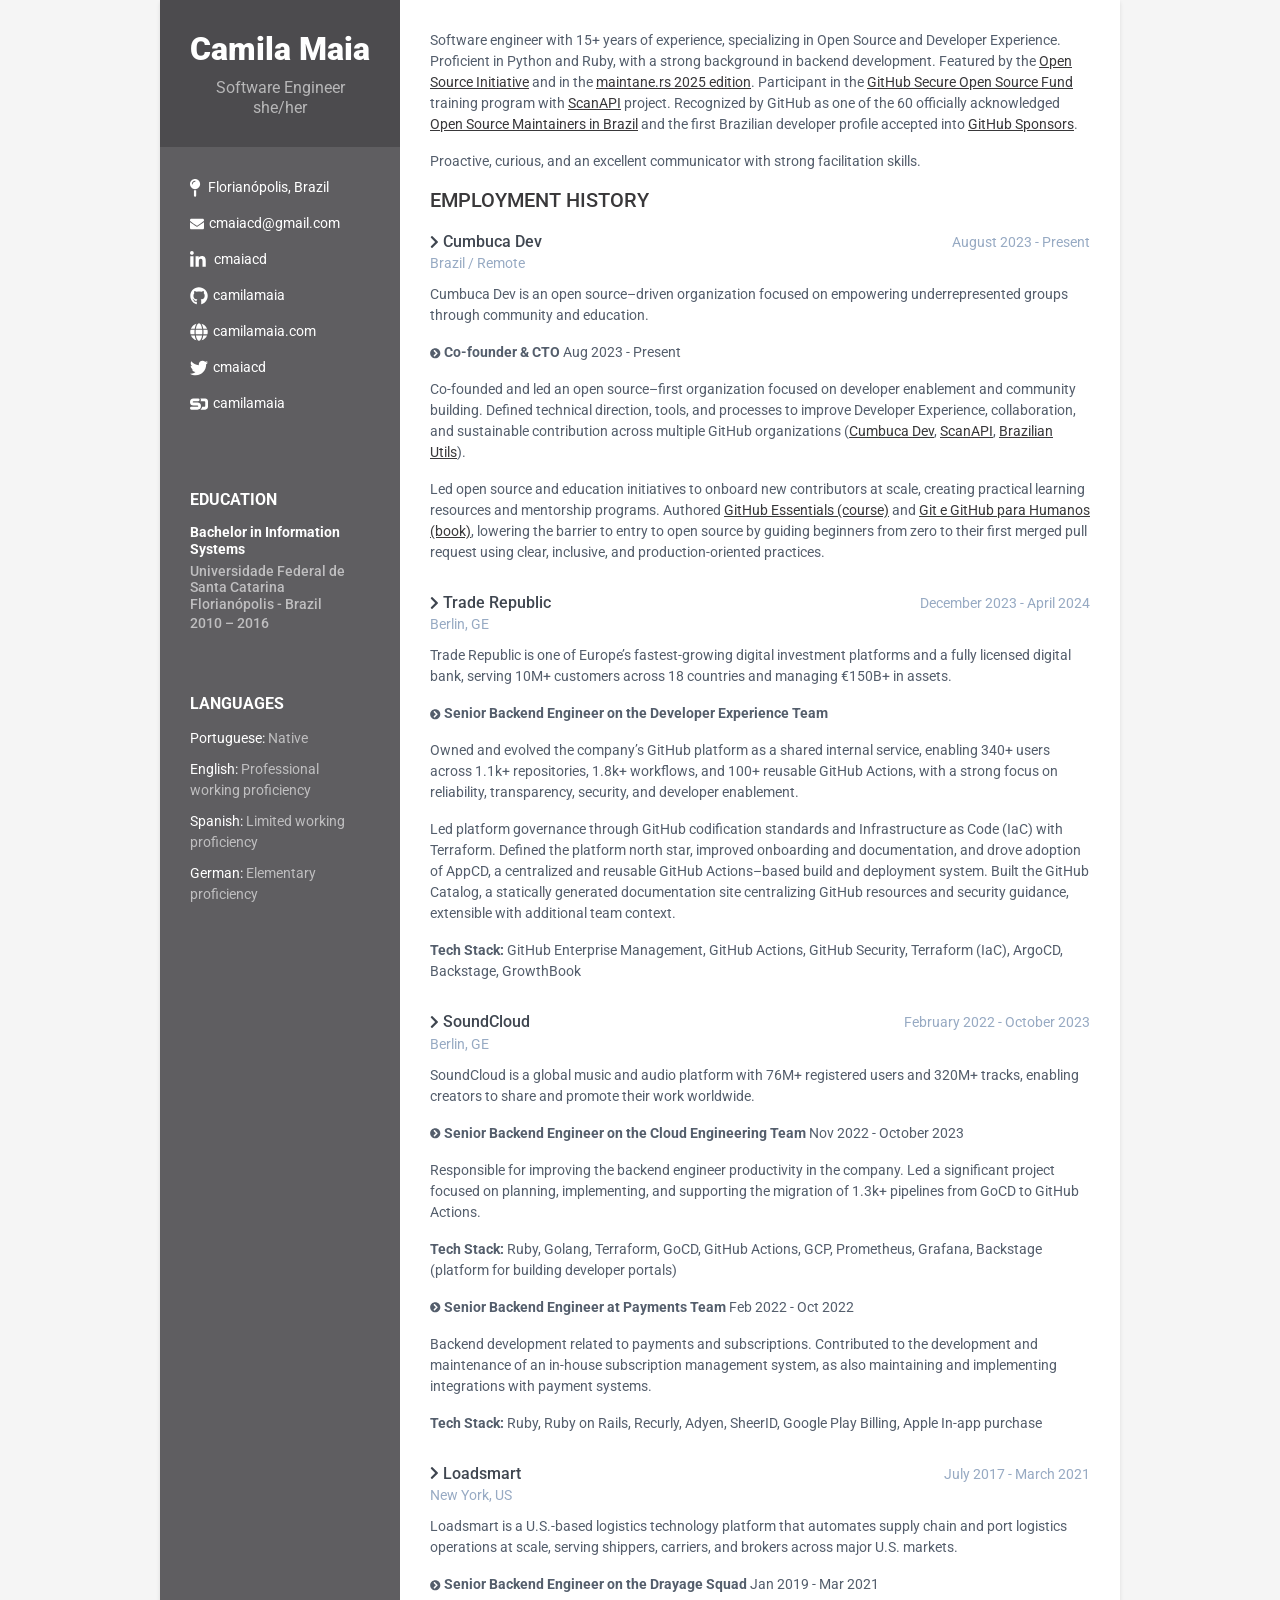
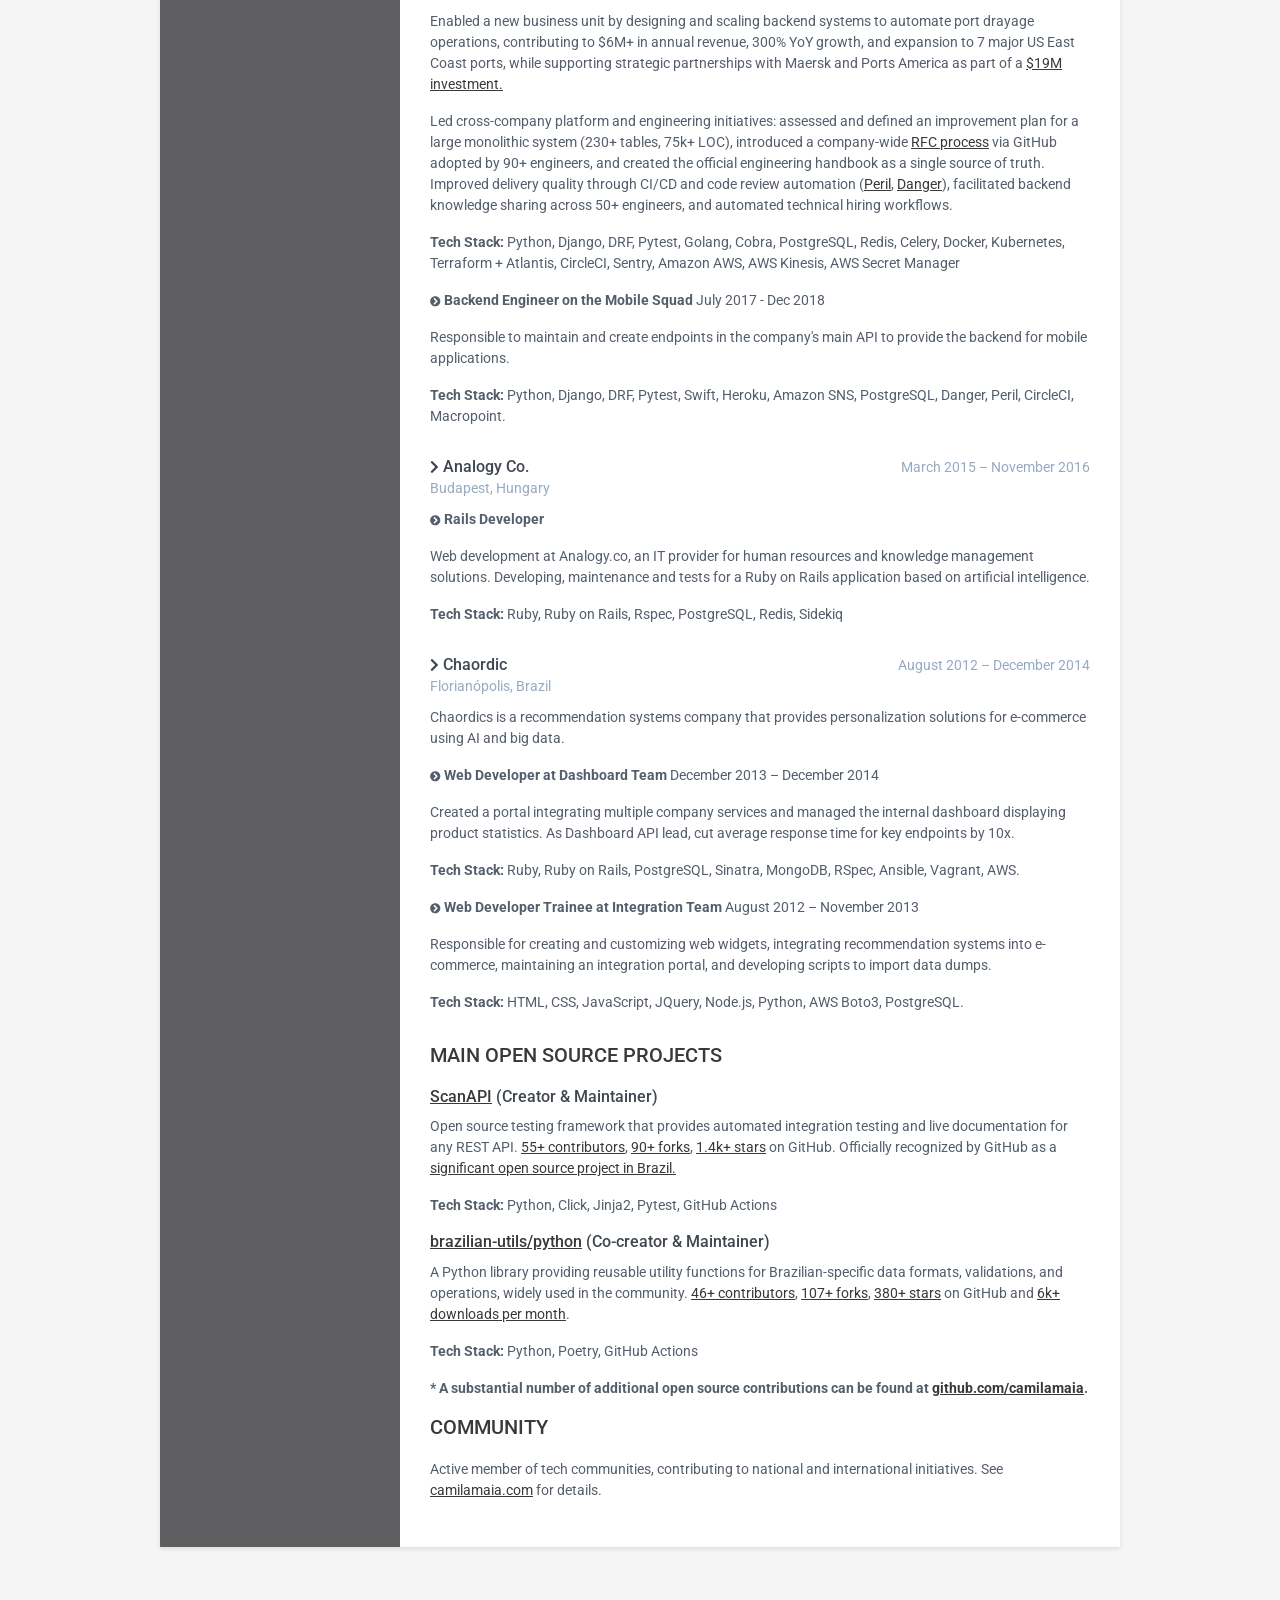
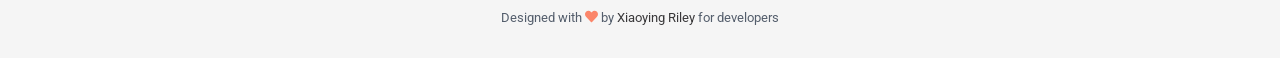
<file: index.html>
<!DOCTYPE html>
<html lang="en">
  <head>
    <title>Camila Maia - Resume/CV</title>

    <!-- Meta -->
    <meta charset="utf-8" />
    <meta http-equiv="X-UA-Compatible" content="IE=edge" />
    <meta name="viewport" content="width=device-width, initial-scale=1.0" />
    <meta
      name="description"
      content="Responsive HTML5 Resume/CV Template for Developers"
    />
    <meta name="author" content="Xiaoying Riley at 3rd Wave Media" />
    <link rel="shortcut icon" href="favicon.ico" />
    <!-- Google Font -->
    <link href='https://fonts.googleapis.com/css?family=Roboto:400,500,400italic,300italic,300,500italic,700,700italic,900,900italic' rel='stylesheet' type='text/css'>
    <!-- FontAwesome JS-->
	<script defer src="assets/fontawesome/js/all.min.js"></script>
    <!-- Global CSS -->
    <link
      rel="stylesheet"
      href="assets/plugins/bootstrap/css/bootstrap.min.css"
    />
    <!-- Theme CSS -->
    <link id="theme-style" rel="stylesheet" href="assets/css/custom-2.css" />

    <script src="https://cdn.jsdelivr.net/npm/@popperjs/core@2.9.2/dist/umd/popper.min.js" integrity="sha384-IQsoLXl5PILFhosVNubq5LC7Qb9DXgDA9i+tQ8Zj3iwWAwPtgFTxbJ8NT4GN1R8p" crossorigin="anonymous"></script>
    <script src="https://cdn.jsdelivr.net/npm/bootstrap@5.0.2/dist/js/bootstrap.min.js" integrity="sha384-cVKIPhGWiC2Al4u+LWgxfKTRIcfu0JTxR+EQDz/bgldoEyl4H0zUF0QKbrJ0EcQF" crossorigin="anonymous"></script>
  </head>

  <body>
    <div class="wrapper">
      <div class="sidebar-wrapper">
        <div class="profile-container">
          <h1 class="name">Camila Maia</h1>
          <h3 class="tagline">Software Engineer</h3>
          <h3 class="tagline">she/her</h3>
        </div>
        <!--//profile-container-->

        <div class="contact-container container-block">
          <ul class="list-unstyled contact-list">
            <li class="city">
              <i class="fas fa-map-pin"></i>
              Florianópolis, Brazil
            </li>
            <li class="email">
              <i class="fas fa-envelope"></i
              ><a href="mailto: cmaiacd@gmail.com">cmaiacd@gmail.com</a>
            </li>
            <li class="linkedin">
              <i class="fab fa-linkedin-in"></i
              >
              <a href="https://www.linkedin.com/in/cmaiacd" target="_blank">cmaiacd</a>
            </li>
            <li class="github">
              <i class="fab fa-github"></i
              ><a href="https://www.github.com/camilamaia" target="_blank"
                >camilamaia</a
              >
            </li>
            <li class="website">
              <i class="fas fa-globe"></i
              ><a href="https://camilamaia.com" target="_blank">camilamaia.com</a>
            </li>
            <li class="twitter">
              <i class="fab fa-twitter"></i
              ><a href="https://twitter.com/cmaiacd" target="_blank">cmaiacd</a>
            </li>
            <li class="speaker-deck">
              <i class="fab fa-speaker-deck"></i
              ><a href="https://speakerdeck.com/camilamaia" target="_blank"
                >camilamaia</a
              >
            </li>
          </ul>
        </div>
        <!--//contact-container-->

        <div class="education-container container-block">
          <h2 class="container-block-title">Education</h2>
          <div class="item">
            <h4 class="degree">Bachelor in Information Systems</h4>
            <h5 class="meta">Universidade Federal de Santa Catarina</h5>
            <h5 class="meta">Florianópolis - Brazil</h5>
            <div class="time">2010 – 2016</div>
          </div>
          <!--//item-->
        </div>
        <!--//education-container-->

        <div class="languages-container container-block">
          <h2 class="container-block-title">Languages</h2>
          <ul class="list-unstyled interests-list">
            <li>Portuguese: <span class="lang-desc">Native</span></li>
            <li>English: <span class="lang-desc">Professional working proficiency</span></li>
            <li>Spanish: <span class="lang-desc">Limited working proficiency</span></li>
            <li>German: <span class="lang-desc">Elementary proficiency</span></li>
          </ul>
        </div>
        <!--//languages-container-->
      </div>
      <!--//sidebar-wrapper-->

      <div class="main-wrapper">
        <section class="section summary-section">
          <div class="summary">
            <p>
              Software engineer with 15+ years of experience, specializing in Open Source and Developer Experience. Proficient in Python and Ruby, with a strong background in backend development.
              Featured by the <a href="https://opensource.org/maintainers" target="_blank">Open Source Initiative</a> and in the <a href="https://maintaine.rs" target="_blank">maintane.rs 2025 edition</a>. Participant in the <a href="https://github.blog/open-source/maintainers/securing-the-supply-chain-at-scale-starting-with-71-important-open-source-projects/" target="_blank">GitHub Secure Open Source Fund</a> training program with <a href="https://scanapi.dev">ScanAPI</a> project. Recognized by GitHub as one of the 60 officially acknowledged <a href="https://githubbrasil.com/en/open-source/maintainers.html" target="_blank">Open Source Maintainers in Brazil</a> and the first Brazilian developer profile accepted into <a href="https://github.com/sponsors/camilamaia" target="_blank">GitHub Sponsors</a>.
            </p>
            <p>Proactive, curious, and an excellent communicator with strong facilitation skills.</p>
          </div>
          <!--//summary-->
        </section>
        <!--//summary-section-->

        <section class="section experiences-section">
          <h2 class="section-title">
            Employment History
          </h2>

          <div class="item">
            <div class="meta">
              <div class="upper-row">
                <div data-bs-toggle="collapse" href="#cumbucaDetails">
                  <h3 class="job-title">
                    <i class="fas fa-chevron-right fa-sm"></i>
                    Cumbuca Dev
                  </h3>
                  <div class="time">August 2023 - Present</div>
                </div>
              </div>
              <div class="company">Brazil / Remote</div>
            </div>
            <!--//meta-->

            <div class="details collapse show" id="cumbucaDetails">
              <div class="about-company">
                <p>
                  Cumbuca Dev is an open source–driven organization focused on empowering underrepresented groups through community and education.
                </p>
              </div>

              <div class="role">
                <p data-bs-toggle="collapse" href="#cumbucaCTO">
                  <i class="fas fa-chevron-circle-right fa-xs"></i>
                  <strong>Co-founder & CTO</strong>
                  Aug 2023 - Present
                </p>
                <div class="collapse show" id="cumbucaCTO">
                  <p>
                    Co-founded and led an open source–first organization focused on developer enablement and community building. Defined technical direction, tools, and processes to improve Developer Experience, collaboration, and sustainable contribution across multiple GitHub organizations (<a href="http://github.com/cumbucadev" target="_blank">Cumbuca Dev</a>, <a href="http://github.com/scanapi" target="_blank">ScanAPI</a>,
                    <a href="http://github.com/brazilian-utils/" target="_blank">Brazilian Utils</a>).
                  </p>
                  <p>
                    Led open source and education initiatives to onboard new contributors at scale, creating practical learning resources and mentorship programs. Authored <a href="https://linuxtips.io/treinamentos-essentials/" target="_blank">GitHub Essentials (course)</a> and <a href="https://git-e-github.para-humanos.cumbuca.dev" target="_blank">Git e GitHub para Humanos (book)</a>, lowering the barrier to entry to open source by guiding beginners from zero to their first merged pull request using clear, inclusive, and production-oriented practices.
                  </p>
                </div>
              </div>
              <!--//role-cumbucaCTO-->
            </div>
            <!--//cumbuca-details-->
          </div>
          <!--//cumbuca-item-->


          <div class="item">
            <div class="meta">
              <div class="upper-row">
                <div data-bs-toggle="collapse" href="#trDetails">
                  <h3 class="job-title">
                    <i class="fas fa-chevron-right fa-sm"></i>
                    Trade Republic
                  </h3>
                  <div class="time">December 2023 - April 2024</div>
                </div>
              </div>
              <div class="company">Berlin, GE</div>
            </div>
            <!--//meta-->

            <div class="details collapse show" id="trDetails">
              <div class="about-company">
                <p>
                  Trade Republic is one of Europe’s fastest-growing digital investment platforms and a fully licensed digital bank, serving 10M+ customers across 18 countries and managing €150B+ in assets.
                </p>
              </div>

              <div class="role">
                <p data-bs-toggle="collapse" href="#trDX">
                  <i class="fas fa-chevron-circle-right fa-xs"></i>
                  <strong> Senior Backend Engineer on the Developer Experience Team </strong>
                </p>
                <div class="collapse show" id="trDX">
                  <p>
                    Owned and evolved the company’s GitHub platform as a shared internal service, enabling 340+ users across 1.1k+ repositories, 1.8k+ workflows, and 100+ reusable GitHub Actions, with a strong focus on reliability, transparency, security, and developer enablement.
                  </p>
                  <p>
                    Led platform governance through GitHub codification standards and Infrastructure as Code (IaC) with Terraform. Defined the platform north star, improved onboarding and documentation, and drove adoption of AppCD, a centralized and reusable GitHub Actions–based build and deployment system. Built the GitHub Catalog, a statically generated documentation site centralizing GitHub resources and security guidance, extensible with additional team context.
                  </p>
                  <p>
                    <strong>Tech Stack:</strong> GitHub Enterprise Management, GitHub Actions, GitHub Security, Terraform (IaC), ArgoCD, Backstage, GrowthBook
                  </p>
                </div>
              </div>
              <!--//role-tr-->
            </div>
            <!--//tr-details-->
          </div>
          <!--//tr-item-->

          <div class="item">
            <div class="meta">
              <div class="upper-row">
                <div data-bs-toggle="collapse" href="#scDetails">
                  <h3 class="job-title">
                    <i class="fas fa-chevron-right fa-sm"></i>
                    SoundCloud
                  </h3>
                  <div class="time">February 2022 - October 2023</div>
                </div>
              </div>
              <div class="company">Berlin, GE</div>
            </div>
            <!--//meta-->

            <div class="details collapse show" id="scDetails">
              <div class="about-company">
                <p>
                  SoundCloud is a global music and audio platform with 76M+ registered users and 320M+ tracks, enabling creators to share and promote their work worldwide.
                </p>
              </div>

              <div class="role">
                <p data-bs-toggle="collapse" href="#scCloudEng">
                  <i class="fas fa-chevron-circle-right fa-xs"></i>
                  <strong> Senior Backend Engineer on the Cloud Engineering Team </strong>
                  Nov 2022 - October 2023
                </p>
                <div class="collapse show" id="scCloudEng">
                  <p>
                    Responsible for improving the backend engineer productivity
                    in the company. Led a significant project focused on planning,
                    implementing, and supporting the migration of 1.3k+ pipelines
                    from GoCD to GitHub Actions.
                  </p>
                  <p>
                    <strong>Tech Stack:</strong> Ruby, Golang, Terraform, GoCD,
                    GitHub Actions, GCP, Prometheus, Grafana, Backstage
                    (platform for building developer portals)
                  </p>
                </div>
              </div>
              <!--//role-sc-cloudeng-->

              <div class="role">
                <p data-bs-toggle="collapse" href="#scPayments">
                  <i class="fas fa-chevron-circle-right fa-xs"></i>
                  <strong> Senior Backend Engineer at Payments Team </strong>
                  Feb 2022 - Oct 2022
                </p>

                <div class="collapse show" id="scPayments">
                  <p>
                  Backend development related to payments and subscriptions.
                  Contributed to the development and maintenance of an in-house
                  subscription management system, as also maintaining and implementing
                  integrations with payment systems.
                  </p>

                  <p>
                    <strong>Tech Stack:</strong> Ruby, Ruby on Rails,
                    Recurly, Adyen, SheerID, Google Play Billing,
                    Apple In-app purchase
                  </p>
                </div>

              </div>
              <!--//role-sc-payments-->

            </div>
            <!--//sc-details-->
          </div>
          <!--//sc-item-->

          <!--//loadsmart-item-->
          <div class="item">
            <div class="meta">
              <div class="upper-row">
                <div data-bs-toggle="collapse" href="#loadsmartDetails">
                  <h3 class="job-title">
                    <i class="fas fa-chevron-right fa-sm"></i>
                    Loadsmart
                  </h3>
                  <div class="time">July 2017 - March 2021</div>
                </div>
              </div>
              <div class="company">New York, US</div>
            </div>
            <!--//meta-->

            <div class="details collapse show" id="loadsmartDetails">
              <div class="about-company">
                <p>
                  Loadsmart is a U.S.-based logistics technology platform that automates supply chain and port logistics operations at scale, serving shippers, carriers, and brokers across major U.S. markets.
                </p>
              </div>

              <div class="role">
                <p data-bs-toggle="collapse" href="#loadsmartDrayage">
                  <i class="fas fa-chevron-circle-right fa-xs"></i>
                  <strong> Senior Backend Engineer on the Drayage Squad </strong>
                  Jan 2019 - Mar 2021
                </p>
                <div class="collapse show" id="loadsmartDrayage">
                  <p>
                    Enabled a new business unit by designing and scaling backend systems to automate port drayage operations, contributing to $6M+ in annual revenue, 300% YoY growth, and expansion to 7 major US East Coast ports, while supporting strategic partnerships with Maersk and Ports America as part of a <a href="https://www.freightwaves.com/news/loadsmart-loads-up-with-19-million-funding-for-drayage-app">
                    $19M investment.</a>
                  </p>
                  <p>
                    Led cross-company platform and engineering initiatives: assessed and defined an improvement plan for a large monolithic system (230+ tables, 75k+ LOC), introduced a company-wide <a href="https://philcalcado.com/2018/11/19/a_structured_rfc_process.html"> RFC process</a> via GitHub adopted by 90+ engineers, and created the official engineering handbook as a single source of truth. Improved delivery quality through CI/CD and code review automation (<a href="https://github.com/danger/peril">Peril</a>, <a href="https://danger.systems/ruby/">Danger</a>), facilitated backend knowledge sharing across 50+ engineers, and automated technical hiring workflows.
                  </p>
                  <p>
                    <strong>Tech Stack:</strong> Python, Django, DRF, Pytest, Golang, Cobra,
                    PostgreSQL, Redis, Celery, Docker, Kubernetes, Terraform + Atlantis,
                    CircleCI, Sentry, Amazon AWS, AWS Kinesis, AWS Secret Manager
                  </p>
                </div>
              </div>
              <!--//role-loadsmart-drayage-->

              <div class="role">
                <p data-bs-toggle="collapse" href="#loadsmartMobile">
                  <i class="fas fa-chevron-circle-right fa-xs"></i>
                  <strong> Backend Engineer on the Mobile Squad </strong>
                  July 2017 - Dec 2018
                </p>

                <div class="collapse show" id="loadsmartMobile">
                  <p>
                    Responsible to maintain and create endpoints in the
                    company's main API to provide the backend for mobile applications.
                  </p>

                  <p>
                    <strong>Tech Stack:</strong> Python, Django, DRF, Pytest, Swift,
                    Heroku, Amazon SNS, PostgreSQL, Danger, Peril, CircleCI, Macropoint.
                  </p>
                </div>

              </div>
              <!--//role-loadsmart-mobile-->

            </div>
            <!--//loadsmart-details-->
          </div>
          <!--//loadsmart-item-->

                  <div class="item">
            <div class="meta">
              <div class="upper-row">
                <div data-bs-toggle="collapse" href="#analogyDetails">
                  <h3 class="job-title">
                    <i class="fas fa-chevron-right fa-sm"></i>
                    Analogy Co.
                  </h3>
                  <div class="time">March 2015 – November 2016</div>
                </div>
              </div>
              <!--//upper-row-->
              <div class="company">Budapest, Hungary</div>
            </div>
            <!--//meta-->

            <div class="details collapse show" id="analogyDetails">
              <div class="role">
                <p data-bs-toggle="collapse" href="#analogyRailsDeveloper">
                  <i class="fas fa-chevron-circle-right fa-xs"></i>
                  <strong> Rails Developer </strong>
                </p>

                <div class="collapse show" id="analogyRailsDeveloper">
                  <p>
                    Web development at Analogy.co, an IT provider for human
                    resources and knowledge management solutions. Developing,
                    maintenance and tests for a Ruby on Rails application based on
                    artificial intelligence.
                  </p>

                  <p>
                    <strong>Tech Stack:</strong> Ruby, Ruby on Rails, Rspec, PostgreSQL,
                    Redis, Sidekiq
                  </p>
                </div>
              </div>

            </div>
            <!--//details-->
          </div>
          <!--//analogy-item-->

          <div class="item">
            <div class="meta">
              <div class="upper-row">
                <div data-bs-toggle="collapse" href="#chaordicDetails">
                  <h3 class="job-title">
                    <i class="fas fa-chevron-right fa-sm"></i>
                    Chaordic
                  </h3>
                  <div class="time">August 2012 – December 2014</div>
                </div>
              </div>
              <!--//upper-row-->
              <div class="company">Florianópolis, Brazil</div>
            </div>
            <!--//meta-->

            <div class="details collapse show" id="chaordicDetails">
              <div class="about-company">
                <p>
                  Chaordics is a recommendation systems company that provides personalization
                  solutions for e-commerce using AI and big data.
                </p>
              </div>

              <div class="role">
                <p data-bs-toggle="collapse" href="#chaordicCLT">
                  <i class="fas fa-chevron-circle-right fa-xs"></i>
                  <strong> Web Developer at Dashboard Team </strong>
                  December 2013 – December 2014
                </p>

                <div class="collapse show" id="chaordicCLT">
                  <p>
                    Created a portal integrating multiple company services and managed the internal dashboard displaying product statistics. As Dashboard API lead, cut average response time for key endpoints by 10x.
                  <p>
                    <strong>Tech Stack:</strong> Ruby, Ruby on Rails, PostgreSQL, Sinatra, MongoDB,
                    RSpec, Ansible, Vagrant, AWS.
                  </p>
                </div>
              </div>


              <div class="role">
                <p data-bs-toggle="collapse" href="#chaordicInternIntegration">
                  <i class="fas fa-chevron-circle-right fa-xs"></i>
                  <strong> Web Developer Trainee at Integration Team </strong>
                  August 2012 – November 2013
                </p>

                <div class="collapse show" id="chaordicInternIntegration">
                  <p>
                    Responsible for creating and customizing web widgets, integrating recommendation systems into e-commerce, maintaining an integration portal, and developing scripts to import data dumps.
                  </p>

                  <p>
                    <strong> Tech Stack: </strong> HTML, CSS, JavaScript, JQuery, Node.js, Python,
                    AWS Boto3, PostgreSQL.
                  </p>
                </div>
              </div>
            </div>
            <!--//details-->
          </div>
          <!--//chaordic-item-->

        </section>
        <!--//experiences-section-->

        <section class="section oss-section">
          <h2 class="section-title">
            Main Open Source Projects
          </h2>

          <div class="item">
            <div class="meta">
              <div>
                <h3 class="job-title">
                  <a href="https://scanapi.dev">ScanAPI</a> (Creator & Maintainer)
                </h3>
              </div>
              <div class="company"></div>
            </div>
            <!--//meta-->

            <div class="details">
              <div class="about-company">
                <p>
                  Open source testing framework that provides automated
                  integration testing and live documentation for any REST API.

                  <a href="https://github.com/scanapi/scanapi/graphs/contributors" target="_blank">
                    55+ contributors</a>,
                  <a href="https://github.com/scanapi/scanapi/forks" target="_blank">
                    90+ forks</a>,
                  <a href="https://github.com/scanapi/scanapi/stargazers" target="_blank">
                    1.4k+ stars</a>
                  on GitHub.

                  Officially recognized by GitHub as a
                  <a href="https://githubbrasil.com/en/open-source/projects" target="_blank">
                    significant open source project in Brazil.
                  </a>
                </p>
              </div>
              <p>
                <strong>Tech Stack:</strong> Python, Click, Jinja2, Pytest, GitHub Actions
              </p>
            </div>
            <!--//scanapi-details-->
          </div>
          <!--//scanapi-item-->

          <div class="item">
            <div class="meta">
              <div class="upper-row">
                <h3 class="job-title">
                  <a href="https://github.com/brazilian-utils/python" target="_blank">brazilian-utils/python</a> (Co-creator & Maintainer)
                </h3>
              </div>
              <div class="company"></div>
            </div>
            <!--//meta-->

            <div class="details collapse show" id="brazilianUtilsDetails">
              <div class="about-company">
                <p>
                  A Python library providing reusable utility functions for Brazilian-specific data formats, validations, and operations, widely used in the community.

                  <a href="https://github.com/brazilian-utils/python/graphs/contributors" target="_blank">
                    46+ contributors</a>,
                  <a href="https://github.com/brazilian-utils/python/forks" target="_blank">
                    107+ forks</a>,
                  <a href="https://github.com/brazilian-utils/python/stargazers" target="_blank">
                    380+ stars</a> on GitHub and

                  <a href="https://pypistats.org/packages/brutils" target="_blank">
                  6k+ downloads per month</a>.
                </p>
              </div>
              <p>
                <strong>Tech Stack:</strong> Python, Poetry, GitHub Actions
              </p>
            </div>
          </div>

          <p>
            <strong>
              * A substantial number of additional open source contributions can be found at <a href="https://github.com/camilamaia" target="_blank">github.com/camilamaia</a>.
            </strong>
          </p>

        </section>
        <!--//oss-section-->

        <section class="section community-section">
          <h2 class="section-title">
            Community
          </h2>

          <p>
            Active member of tech communities, contributing to national and international initiatives. See <a href="https://www.camilamaia.com/" target="_blank">camilamaia.com<a> for details.
          </p>
        </section>
        <!--//community-section-->
      </div>
      <!--//main-body-->
    </div>

    <footer class="footer">
      <div class="text-center">
        <!--/* This template is released under the Creative Commons Attribution 3.0 License. Please keep the attribution link below when using for your own project. Thank you for your support. :) If you'd like to use the template without the attribution, you can check out other commercial license options via our website: themes.3rdwavemedia.com */-->
        <small class="copyright"
          >Designed with <i class="fas fa-heart"></i> by
          <a href="http://themes.3rdwavemedia.com" target="_blank"
            >Xiaoying Riley</a
          >
          for developers</small
        >
      </div>
      <!--//container-->
    </footer>
    <!--//footer-->
  </body>
</html>
</file>
<file: assets/css/custom-2.css>
body {
  font-family: 'Roboto', sans-serif;
  color: #545E6C;
  background: #f5f5f5;
  font-size: 14px;
  -webkit-font-smoothing: antialiased;
  -moz-osx-font-smoothing: grayscale; }

h1, h2, h3, h4, h5, h6 {
  font-weight: 700; }

a {
  color: #39383a;
  text-decoration: none; }

  a:hover {
    text-decoration: underline;
    color: #131313;
    -webkit-transition: all 0.4s ease-in-out;
    -moz-transition: all 0.4s ease-in-out;
    -ms-transition: all 0.4s ease-in-out;
    -o-transition: all 0.4s ease-in-out; }
  a:focus {
    text-decoration: none; }

p {
  line-height: 1.5; }

.wrapper {
  background: #5f5e61;
  max-width: 960px;
  margin: 0 auto;
  position: relative;
  -webkit-box-shadow: 0px 2px 4px rgba(0, 0, 0, 0.1);
  -moz-box-shadow: 0px 2px 4px rgba(0, 0, 0, 0.1);
  box-shadow: 0px 2px 4px rgba(0, 0, 0, 0.1); }

.sidebar-wrapper {
  background: #5f5e61;
  position: absolute;
  right: 0;
  width: 240px;
  height: 100%;
  min-height: 800px;
  color: #fff; }
  .sidebar-wrapper a {
    color: #fff; }
  .sidebar-wrapper .profile-container {
    padding: 30px;
    background: rgba(0, 0, 0, 0.2);
    text-align: center;
    color: #fff; }
  .sidebar-wrapper .name {
    font-size: 32px;
    font-weight: 900;
    margin-top: 0;
    margin-bottom: 10px; }
  .sidebar-wrapper .tagline {
    color: rgba(255, 255, 255, 0.6);
    font-size: 16px;
    font-weight: 400;
    margin-top: 0;
    margin-bottom: 0; }
  .sidebar-wrapper .profile {
    margin-bottom: 15px; }
  .sidebar-wrapper .contact-list .svg-inline--fa {
    margin-right: 5px;
    font-size: 18px;
    vertical-align: middle; }
  .sidebar-wrapper .contact-list li {
    margin-bottom: 15px; }
    .sidebar-wrapper .contact-list li:last-child {
      margin-bottom: 0; }
  .sidebar-wrapper .contact-list .email .svg-inline--fa {
    font-size: 14px; }
  .sidebar-wrapper .container-block {
    padding: 30px; }
  .sidebar-wrapper .container-block-title {
    text-transform: uppercase;
    font-size: 16px;
    font-weight: 700;
    margin-top: 0;
    margin-bottom: 15px; }
  .sidebar-wrapper .degree {
    font-size: 14px;
    margin-top: 0;
    margin-bottom: 5px; }
  .sidebar-wrapper .education-container .item {
    margin-bottom: 15px; }
    .sidebar-wrapper .education-container .item:last-child {
      margin-bottom: 0; }
  .sidebar-wrapper .education-container .meta {
    color: rgba(255, 255, 255, 0.6);
    font-weight: 500;
    margin-bottom: 0px;
    margin-top: 0;
    font-size: 14px; }
  .sidebar-wrapper .education-container .time {
    color: rgba(255, 255, 255, 0.6);
    font-weight: 500;
    margin-bottom: 0px; }
  .sidebar-wrapper .languages-container .lang-desc {
    color: rgba(255, 255, 255, 0.6); }
  .sidebar-wrapper .languages-list {
    margin-bottom: 0; }
    .sidebar-wrapper .languages-list li {
      margin-bottom: 10px; }
      .sidebar-wrapper .languages-list li:last-child {
        margin-bottom: 0; }
  .sidebar-wrapper .interests-list {
    margin-bottom: 0; }
    .sidebar-wrapper .interests-list li {
      margin-bottom: 10px; }
      .sidebar-wrapper .interests-list li:last-child {
        margin-bottom: 0; }

.main-wrapper {
  background: #fff;
  padding: 60px;
  padding-right: 300px; }
  .main-wrapper .section-title {
    text-transform: uppercase;
    font-size: 20px;
    font-weight: 500;
    color: #39383a;
    position: relative;
    margin-top: 0;
    margin-bottom: 20px; }
    .main-wrapper .section-title .icon-holder {
      width: 30px;
      height: 30px;
      margin-right: 8px;
      display: inline-block;
      color: #fff;
      -webkit-border-radius: 50%;
      -moz-border-radius: 50%;
      -ms-border-radius: 50%;
      -o-border-radius: 50%;
      border-radius: 50%;
      -moz-background-clip: padding;
      -webkit-background-clip: padding-box;
      background-clip: padding-box;
      background: #39383a;
      text-align: center;
      font-size: 16px;
      position: relative;
      top: -2px; }
      .main-wrapper .section-title .icon-holder .svg-inline--fa {
        font-size: 14px;
        margin-top: 8px; }
  .main-wrapper .section {
    margin-bottom: 10px; }
  .main-wrapper .experiences-section .item {
    margin-bottom: 30px; }
  .main-wrapper .upper-row {
    position: relative;
    overflow: hidden;
    margin-bottom: 2px; }
  .main-wrapper .job-title {
    color: #3F4650;
    font-size: 16px;
    margin-top: 0;
    margin-bottom: 0;
    font-weight: 500; }
  .main-wrapper .time {
    position: absolute;
    right: 0;
    top: 0;
    color: #97AAC3; }
  .main-wrapper .company {
    margin-bottom: 10px;
    color: #97AAC3; }
  .main-wrapper .project-title {
    font-size: 16px;
    font-weight: 400;
    margin-top: 0;
    margin-bottom: 5px; }
  .main-wrapper .projects-section .intro {
    margin-bottom: 30px; }
  .main-wrapper .projects-section .item {
    margin-bottom: 15px; }
  .main-wrapper a{
    text-decoration: underline;
  }

.skillset .item {
  margin-bottom: 15px;
  overflow: hidden; }
.skillset .level-title {
  font-size: 14px;
  margin-top: 0;
  margin-bottom: 12px; }
.skillset .level-bar {
  height: 12px;
  background: #f5f5f5;
  -webkit-border-radius: 2px;
  -moz-border-radius: 2px;
  -ms-border-radius: 2px;
  -o-border-radius: 2px;
  border-radius: 2px;
  -moz-background-clip: padding;
  -webkit-background-clip: padding-box;
  background-clip: padding-box; }
.skillset .theme-progress-bar {
  background: #78777b; }

.footer {
  padding: 30px;
  padding-top: 60px; }
  .footer .copyright {
    line-height: 1.6;
    color: #545E6C;
    font-size: 13px; }
  .footer .fa-heart {
    color: #fb866a; }

@media (max-width: 767.98px) {
  .sidebar-wrapper {
    position: static;
    width: inherit; }

  .main-wrapper {
    padding: 30px; }

  .main-wrapper .time {
    position: static;
    display: block;
    margin-top: 5px; }

  .main-wrapper .upper-row {
    margin-bottom: 0; } }
@media (min-width: 992px) {
  .skillset .level-title {
    display: inline-block;
    float: left;
    width: 30%;
    margin-bottom: 0; } }
@media (min-width: 767.98px) {
  .sidebar-wrapper {
    left: 0; }

  .main-wrapper {
    padding: 30px;
    padding-left: 270px; } }

/*# sourceMappingURL=custom-2.css.map */
</file>
